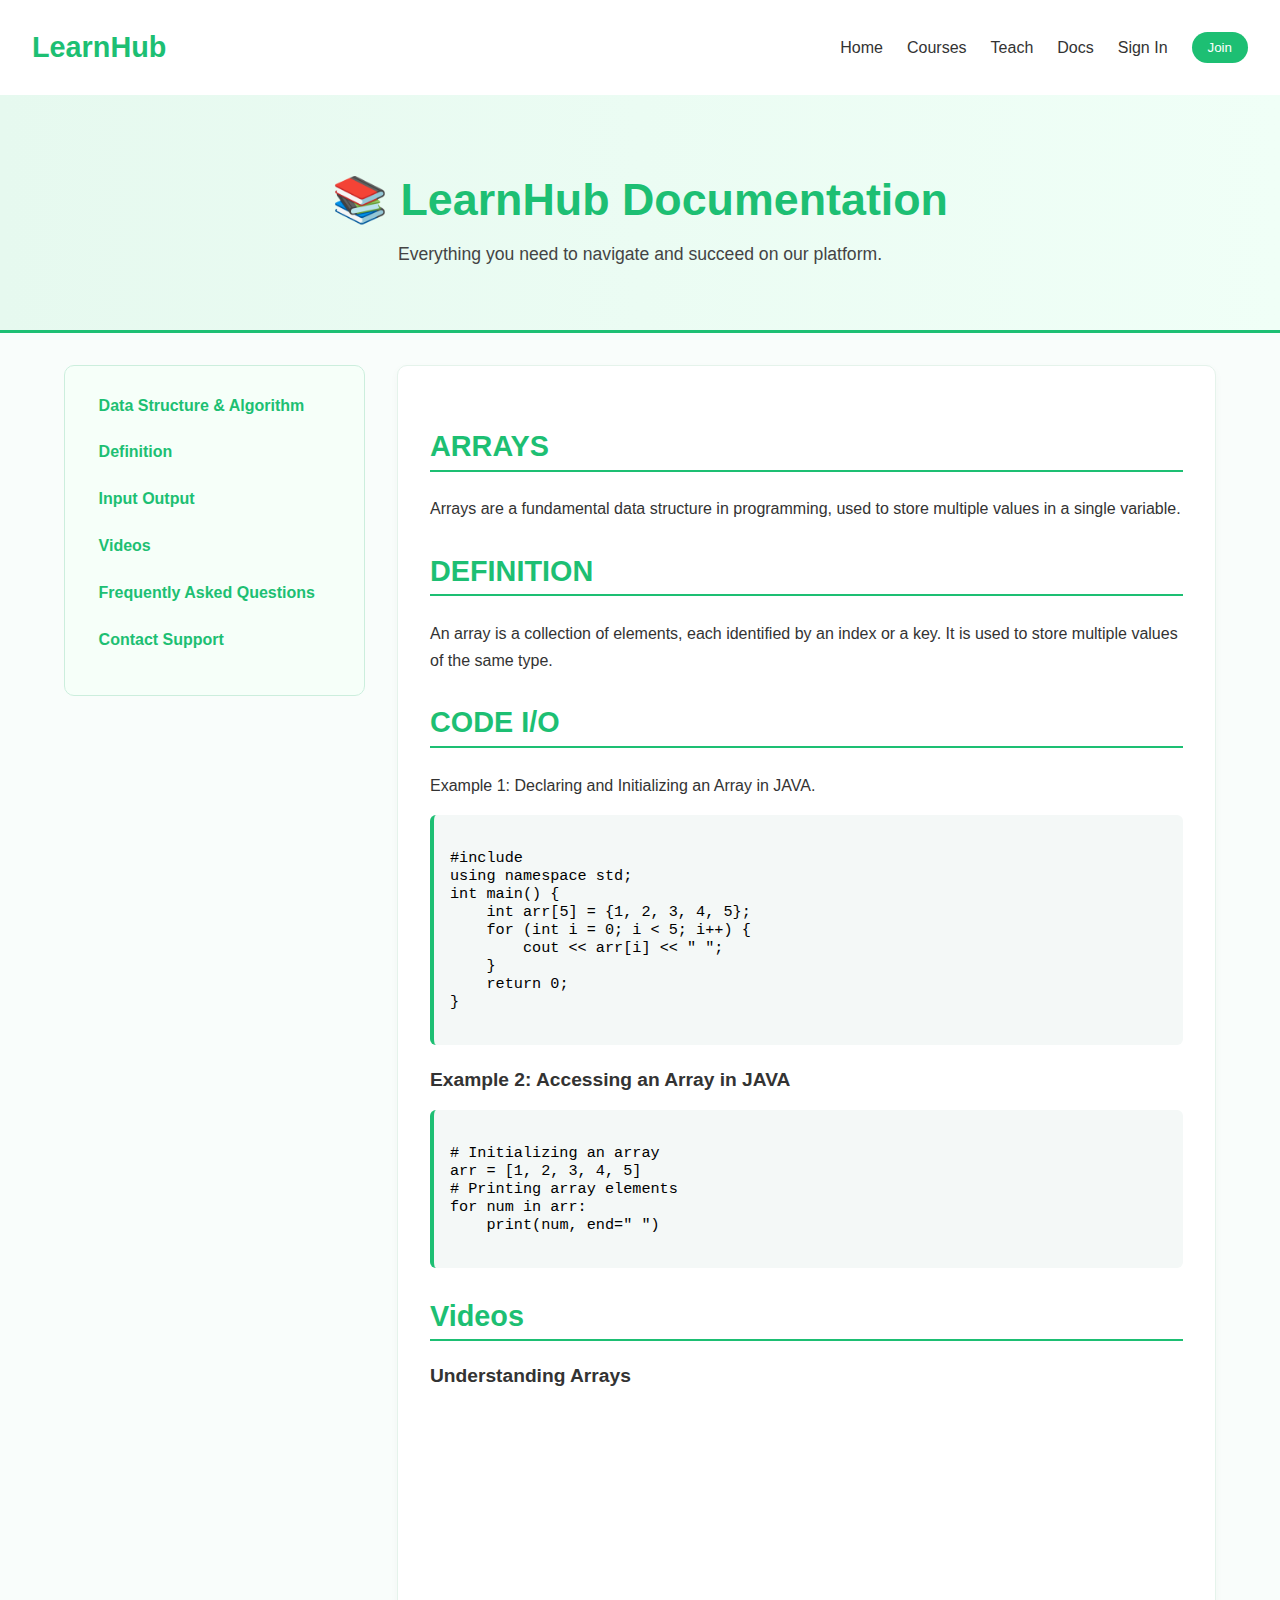
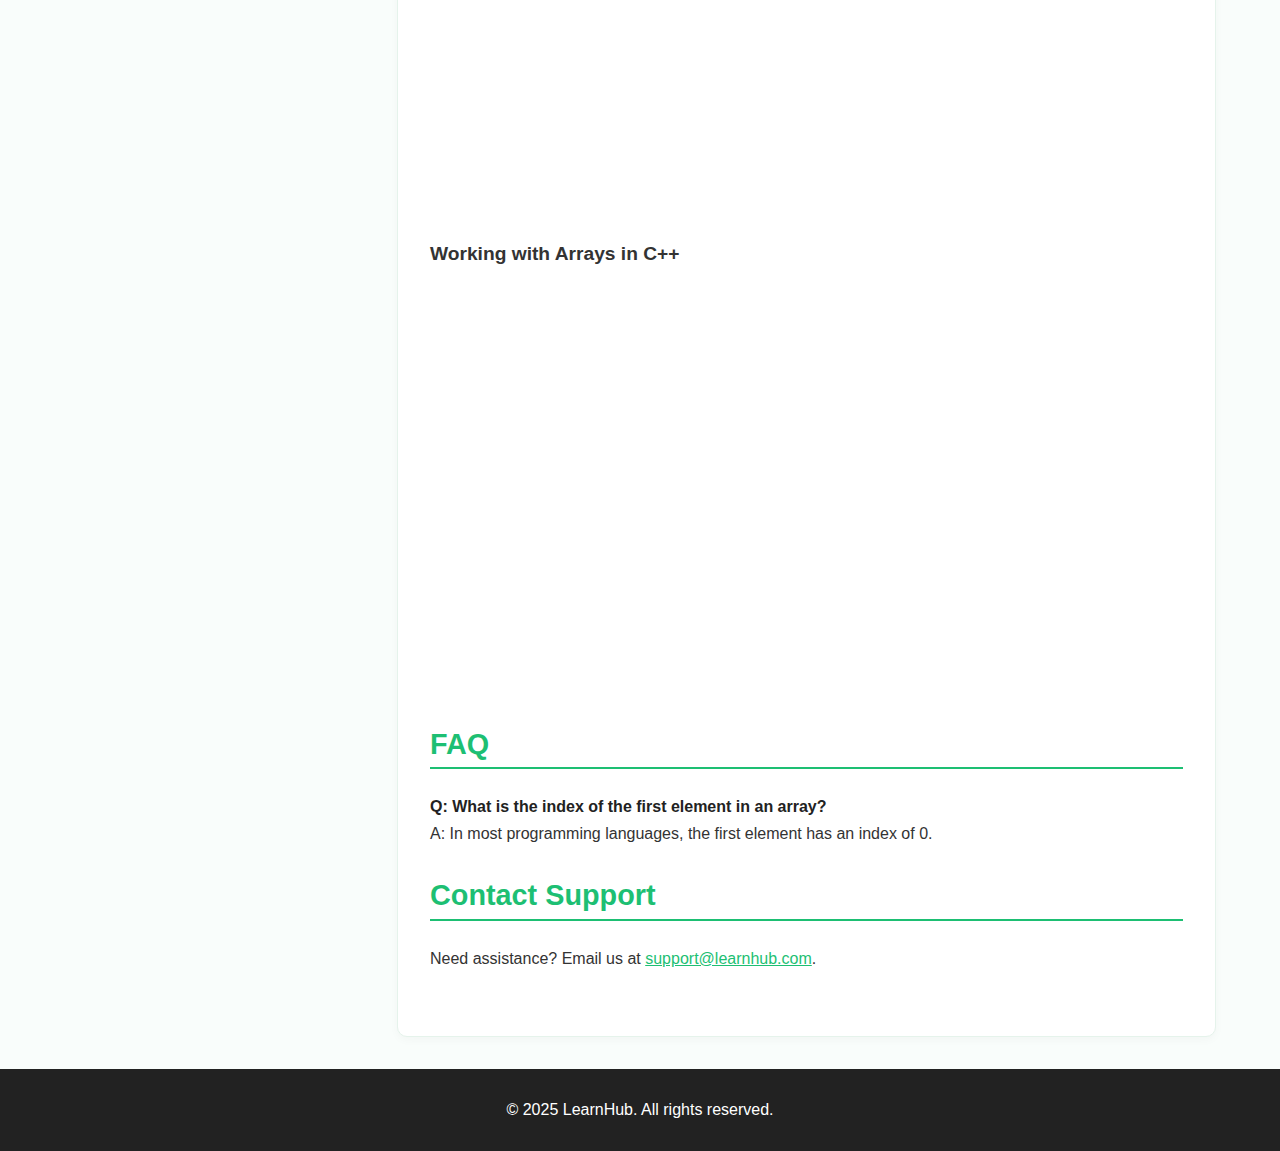
<file: public/documentation.html>
<!DOCTYPE html>
<html lang="en">
<head>
  <meta charset="UTF-8" />
  <meta name="viewport" content="width=device-width, initial-scale=1" />
  <title>Documentation | LearnHub</title>
  <link rel="stylesheet" href="style.css" />
</head>
<body>

  <!-- Navbar -->
  <header class="navbar">
    <div class="logo">LearnHub</div>
    <nav>
      <ul>
        <li><a href="index.html">Home</a></li>
        <li><a href="#">Courses</a></li>
        <li><a href="#">Teach</a></li>
        <li><a href="documentation.html">Docs</a></li>
        <li><a href="#" id="signInBtn">Sign In</a></li>
        <li><button class="join-btn">Join</button></li>
      </ul>
    </nav>
  </header>

  <!-- Documentation Header -->
  <section class="docs-header">
    <h1>📚 LearnHub Documentation</h1>
    <p>Everything you need to navigate and succeed on our platform.</p>
  </section>

  <!-- Documentation Container -->
  <section class="docs-container">
    <!-- Sidebar -->
    <aside class="docs-sidebar">
      <ul>
        <li><a href="#getting-started">Data Structure & Algorithm</a></li>
        <li><a href="#become-instructor">Definition</a></li>
        <li><a href="#course-guidelines">Input Output</a></li>
        <li><a href="#technical-help">Videos</a></li>
        <li><a href="#faq">Frequently Asked Questions</a></li>
        <li><a href="#contact-support">Contact Support</a></li>
      </ul>
    </aside>

    <!-- Content -->
    <main class="docs-content">
      <article id="getting-started">
        <h2>ARRAYS</h2>
        <p>Arrays are a fundamental data structure in programming, used to store multiple values in a single variable.</p>
      </article>

      <article id="become-instructor">
        <h2>DEFINITION</h2>
        <p>An array is a collection of elements, each identified by an index or a key. It is used to store multiple values of the same type.</p>
      </article>

      <article id="course-guidelines">
        <h2>CODE I/O</h2>
        <p>Example 1: Declaring and Initializing an Array in JAVA.</p>
        <pre><code>
#include <iostream>
using namespace std;
int main() {
    int arr[5] = {1, 2, 3, 4, 5};
    for (int i = 0; i < 5; i++) {
        cout << arr[i] << " ";
    }
    return 0;
}
        </code></pre>
        <h3>Example 2: Accessing an Array in JAVA</h3>
        <pre><code>
# Initializing an array
arr = [1, 2, 3, 4, 5]
# Printing array elements
for num in arr:
    print(num, end=" ")
        </code></pre>

      </article>

      <article id="technical-help">
        <h2>Videos</h2>
        <h3>Understanding Arrays</h3>
        <iframe width="560" height="315" src="https://www.youtube.com/embed/your_video_id" frameborder="0" allowfullscreen></iframe>
        <h3>Working with Arrays in C++</h3>
        <iframe width="560" height="315" src="https://www.youtube.com/embed/your_video_id" frameborder="0" allowfullscreen></iframe>

      </article>

      <article id = "faq">
        <h2>FAQ</h2>
        <p><strong>Q: What is the index of the first element in an array?</strong><br>A: In most programming languages, the first element has an index of 0.</p>
      </article>

      <article id="contact-support">
        <h2>Contact Support</h2>
        <p>Need assistance? Email us at <a href="mailto:support@learnhub.com">support@learnhub.com</a>.</p>
      </article>
    </main>
  </section>

  <!-- Footer -->
  <footer class="footer">
    <p>&copy; 2025 LearnHub. All rights reserved.</p>
  </footer>

</body>
</html>
</file>
<file: public/style.css>
body {
  margin: 0;
  font-family: Arial, sans-serif;
  background-color: #f5f5f5;
}

/* Navbar */
.navbar {
  display: flex;
  justify-content: space-between;
  align-items: center;
  background-color: white;
  padding: 1rem 2rem;
  box-shadow: 0 2px 4px rgba(0,0,0,0.1);
}

.logo {
  font-size: 1.8rem;
  font-weight: bold;
  color: #1dbf73;
}


nav ul {
  list-style: none;
  display: flex;
  gap: 1.5rem;
  align-items: center;
}

nav a {
  text-decoration: none;
  color: #333;
}

.join-btn {
  background-color: #1dbf73;
  color: white;
  border: none;
  padding: 0.5rem 1rem;
  border-radius: 20px;
  cursor: pointer;
}

/* Hero Section */
.hero {
  background: url('https://images.unsplash.com/photo-1543269865-cbf427effbad') center/cover no-repeat;
  height: 60vh;
  display: flex;
  align-items: center;
  color: white;
  text-align: center;
  padding: 0 2rem;
}

.hero-content {
  max-width: 600px;
  margin: 0 auto;
}

.hero h1 {
  font-size: 2.5rem;
}

.hero input {
  width: 70%;
  padding: 0.7rem;
  margin-top: 1rem;
  border: none;
  border-radius: 5px;
}

.search-btn {
  padding: 0.7rem 1rem;
  margin-left: 0.5rem;
  border: none;
  background-color: #1dbf73;
  color: white;
  border-radius: 5px;
  cursor: pointer;
}



/* Docs Layout */
/* ===== Documentation Page Styling ===== */
/* ======= DOCUMENTATION PAGE IMPROVEMENTS ======= */
/* ======= LearnHub Documentation Styling ======= */

body {
  margin: 0;
  font-family: 'Segoe UI', Tahoma, Geneva, Verdana, sans-serif;
  background-color: #f9fdfb;
}

/* ====== Header ====== */
.docs-header {
  background: linear-gradient(to right, #e6f9ef, #f0fff7);
  text-align: center;
  padding: 3rem 2rem;
  border-bottom: 3px solid #1dbf73;
}

.docs-header h1 {
  font-size: 2.8rem;
  color: #1dbf73;
  margin-bottom: 0.5rem;
}

.docs-header p {
  font-size: 1.1rem;
  color: #444;
}

/* ====== Container Layout ====== */
.docs-container {
  display: flex;
  padding: 2rem 5%;
  gap: 2rem;
  flex-wrap: wrap;
}

/* ====== Sidebar ====== */
.docs-sidebar {
  flex: 1;
  min-width: 220px;
  background-color: #f6fff9;
  border: 1px solid #cceedd;
  border-radius: 10px;
  padding: 1.5rem;
  position: sticky;
  top: 1rem;
  height: fit-content;
}

.docs-sidebar ul {
  list-style: none;
  padding: 0;
  margin: 0;
}

.docs-sidebar li {
  margin-bottom: 1rem;
}

.docs-sidebar a {
  display: block;
  text-decoration: none;
  color: #1dbf73;
  font-weight: 600;
  padding: 0.4rem 0.6rem;
  border-radius: 5px;
  transition: background 0.2s ease-in-out;
}

.docs-sidebar a:hover,
.docs-sidebar a:focus {
  background-color: #e1f7eb;
  color: #159f5c;
}

/* ====== Content Area ====== */
.docs-content {
  flex: 3;
  background-color: white;
  padding: 2rem;
  border-radius: 10px;
  border: 1px solid #e5f3eb;
  box-shadow: 0 3px 10px rgba(0, 0, 0, 0.03);
}

.docs-content article {
  margin-bottom: 2rem;
}

.docs-content h2 {
  color: #1dbf73;
  font-size: 1.8rem;
  border-bottom: 2px solid #1dbf73;
  padding-bottom: 0.4rem;
  margin-top: 2rem;
}

.docs-content h3 {
  color: #333;
  font-size: 1.2rem;
  margin-top: 1.5rem;
}

.docs-content p {
  color: #333;
  line-height: 1.7;
  margin: 0.8rem 0;
}

.docs-content a {
  color: #1dbf73;
  text-decoration: underline;
}

.docs-content strong {
  color: #222;
}

/* ====== Code Blocks ====== */
.docs-content pre {
  background-color: #f4f8f7;
  padding: 1rem;
  border-radius: 6px;
  overflow-x: auto;
  margin-top: 1rem;
  font-family: 'Courier New', Courier, monospace;
  font-size: 0.95rem;
  border-left: 4px solid #1dbf73;
}

.docs-content code {
  display: block;
  white-space: pre-wrap;
}

/* ====== Videos ====== */
.docs-content iframe {
  width: 100%;
  max-width: 640px;
  height: 360px;
  border-radius: 6px;
  margin: 1.5rem 0;
  border: none;
}

/* ====== Responsive Design ====== */
@media (max-width: 768px) {
  .docs-container {
    flex-direction: column;
    padding: 1.5rem;
  }

  .docs-sidebar,
  .docs-content {
    width: 100%;
  }

  .docs-content iframe {
    height: 250px;
  }
}





/* Categories */
.categories {
  padding: 2rem;
  background-color: white;
}

.category-grid {
  display: flex;
  gap: 1rem;
  margin-top: 1rem;
}

.category-card {
  background-color: #1dbf73;
  color: white;
  padding: 1rem;
  border-radius: 8px;
  flex: 1;
  text-align: center;
}

/* Gigs */
.gigs {
  padding: 2rem;
}

.gig-grid {
  display: grid;
  grid-template-columns: repeat(auto-fit, minmax(250px, 1fr));
  gap: 1.5rem;
  margin-top: 1rem;
}

.gig-card {
  background-color: white;
  border-radius: 8px;
  overflow: hidden;
  box-shadow: 0 0 5px rgba(0,0,0,0.1);
  text-align: center;
  padding-bottom: 1rem;
}

.gig-card img {
  width: 100%;
  height: auto;
}

/* Login Modal */
.modal {
  display: none;
  position: fixed;
  z-index: 1000;
  left: 0; top: 0;
  width: 100%; height: 100%;
  background-color: rgba(0,0,0,0.6);
  justify-content: center;
  align-items: center;
}

.modal-content {
  background-color: white;
  padding: 2rem;
  border-radius: 10px;
  max-width: 400px;
  width: 90%;
  position: relative;
}

.modal-content h2 {
  margin-top: 0;
  color: #1dbf73;
  text-align: center;
}

.modal-content input {
  width: 100%;
  padding: 0.7rem;
  margin: 0.5rem 0;
  border-radius: 5px;
  border: 1px solid #ccc;
}

.modal-content button {
  width: 100%;
  padding: 0.7rem;
  background-color: #1dbf73;
  color: white;
  border: none;
  border-radius: 5px;
  cursor: pointer;
}

.close {
  position: absolute;
  right: 1rem;
  top: 1rem;
  font-size: 1.5rem;
  cursor: pointer;
}

/* Footer */
.footer {
  background-color: #222;
  color: white;
  text-align: center;
  padding: 1rem;
}
</file>
